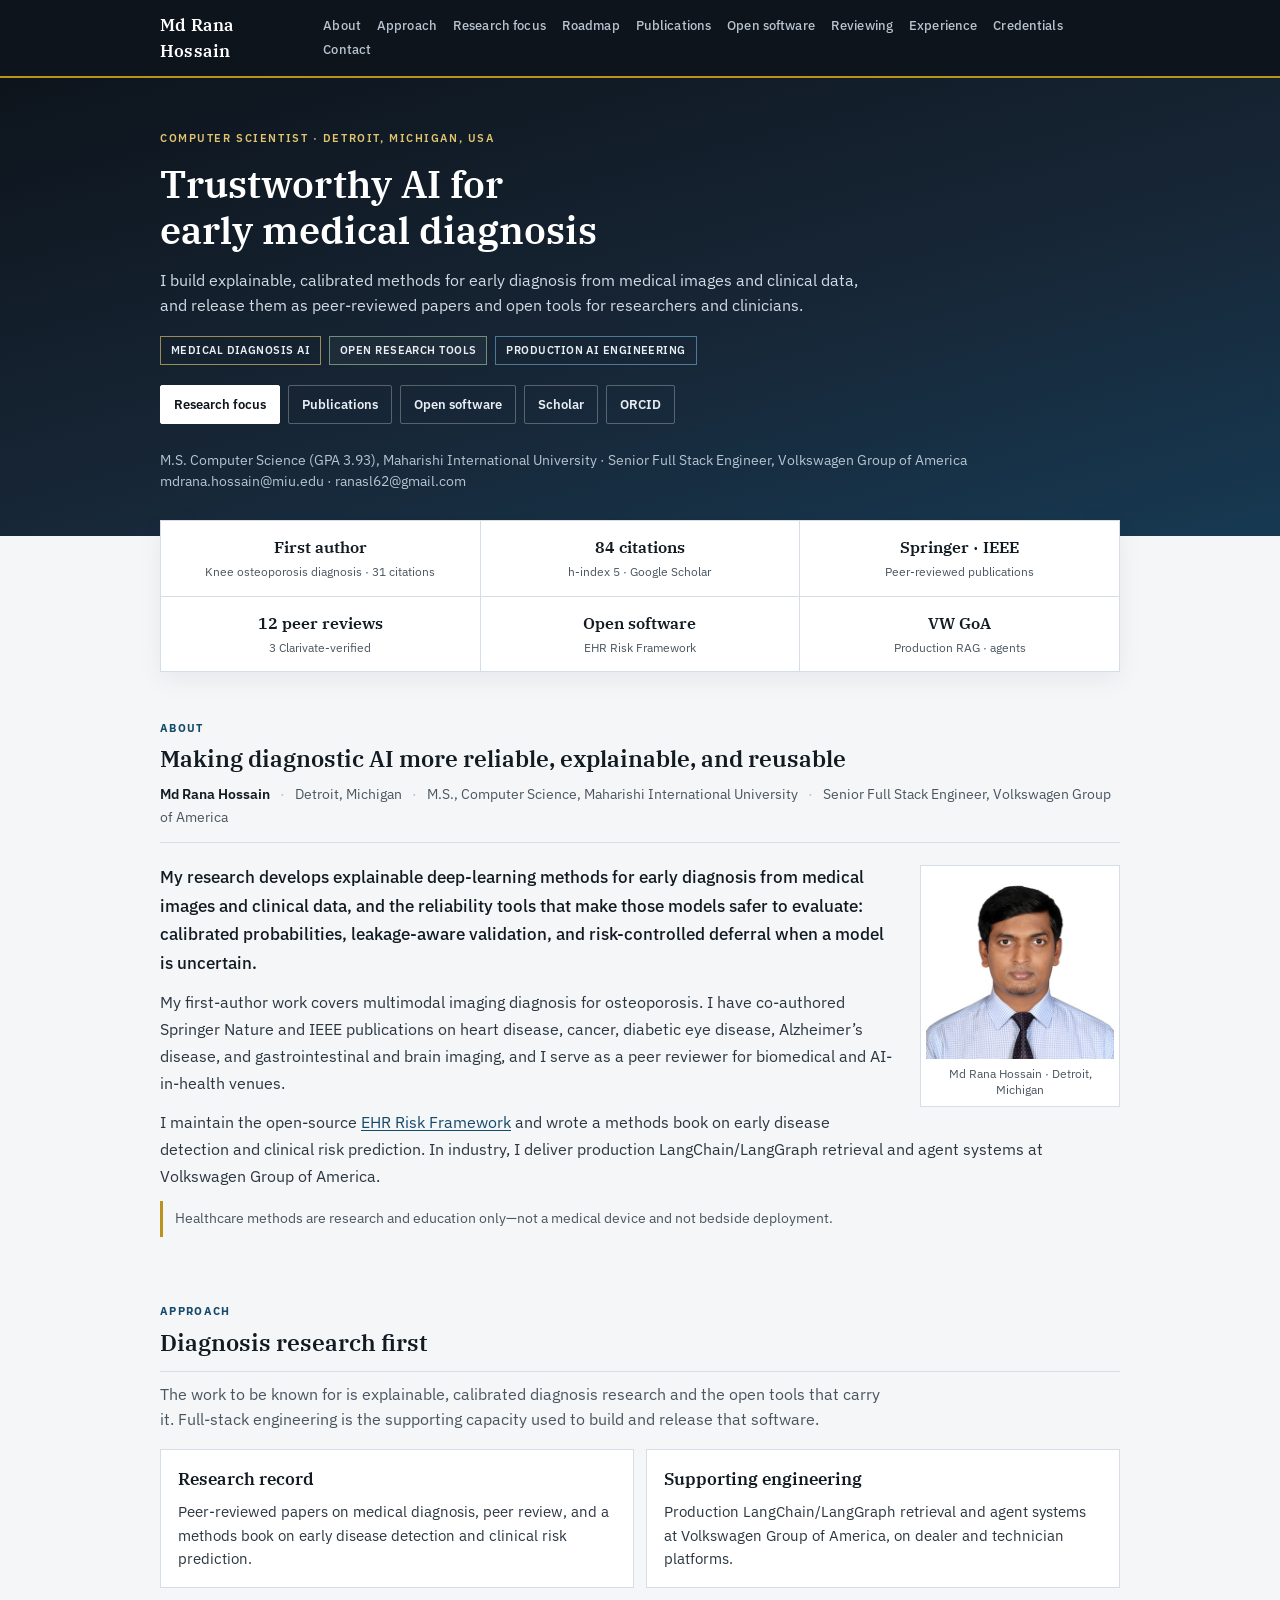
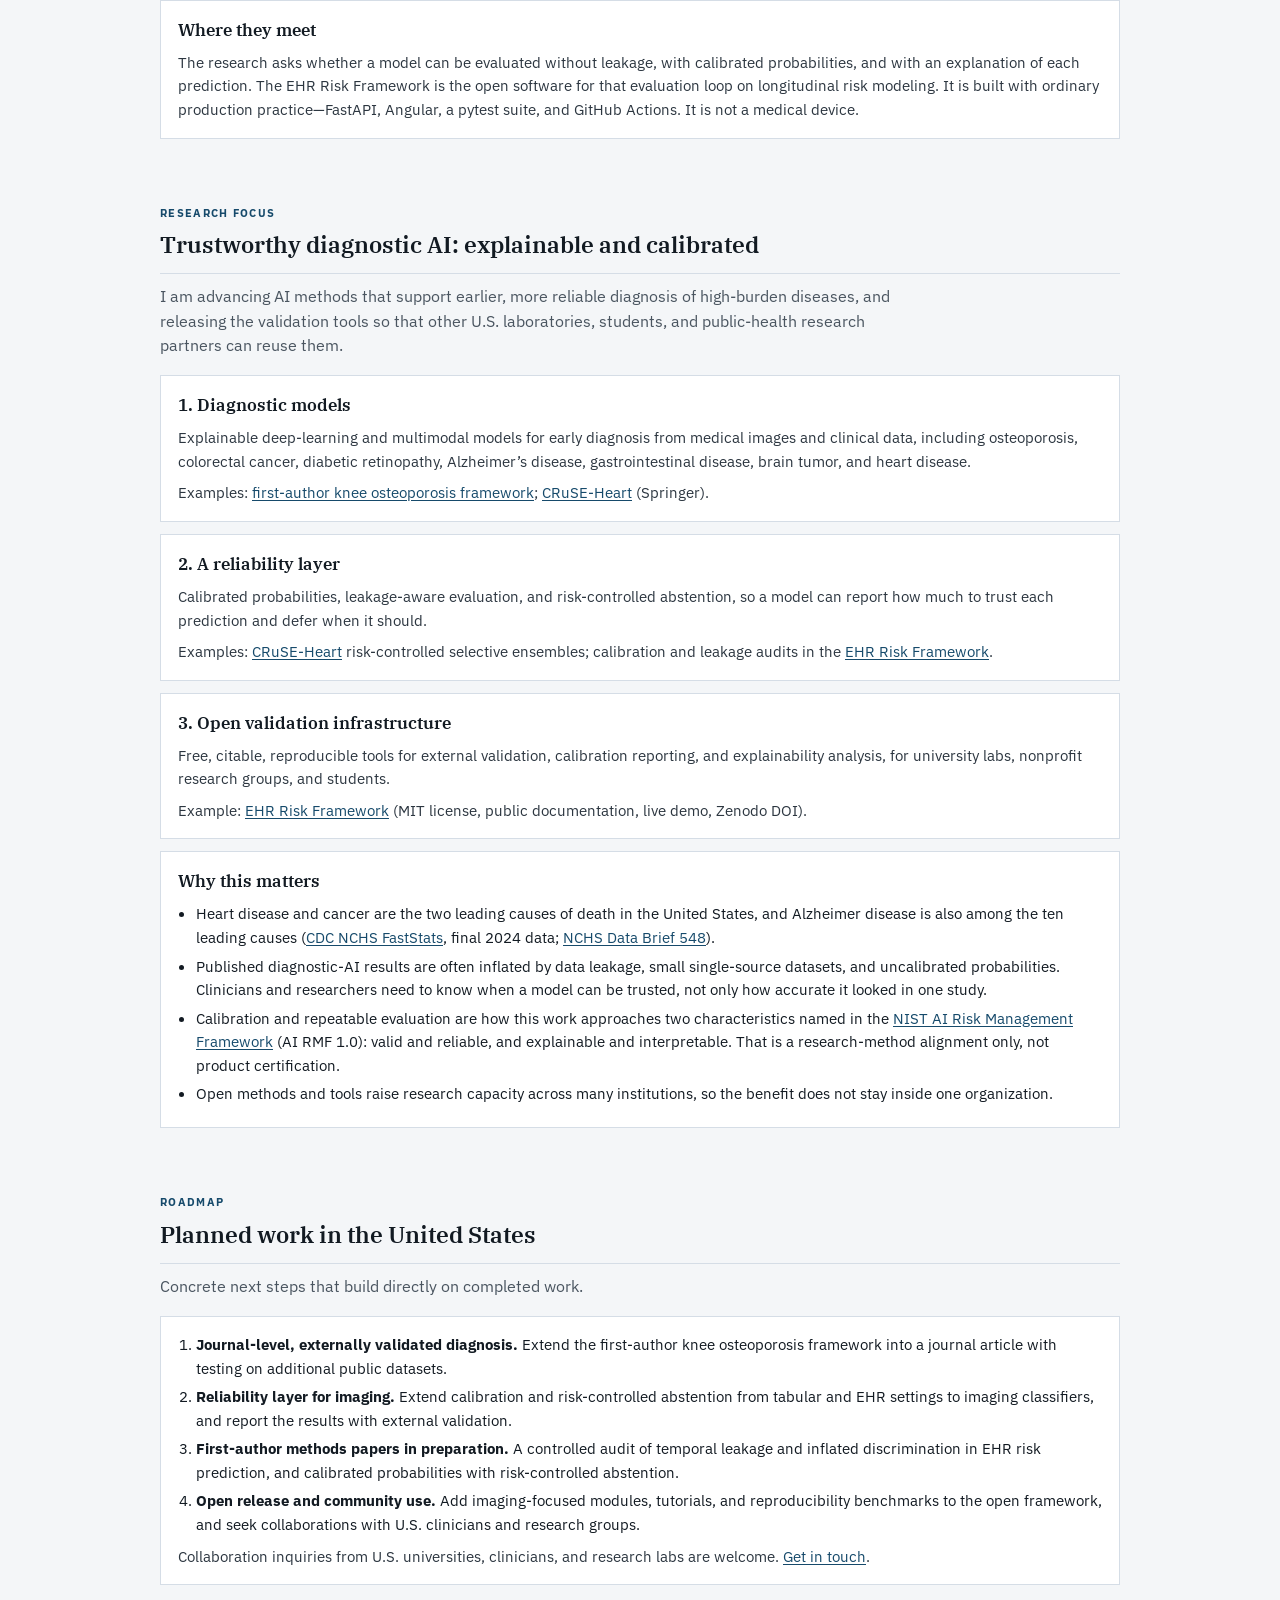
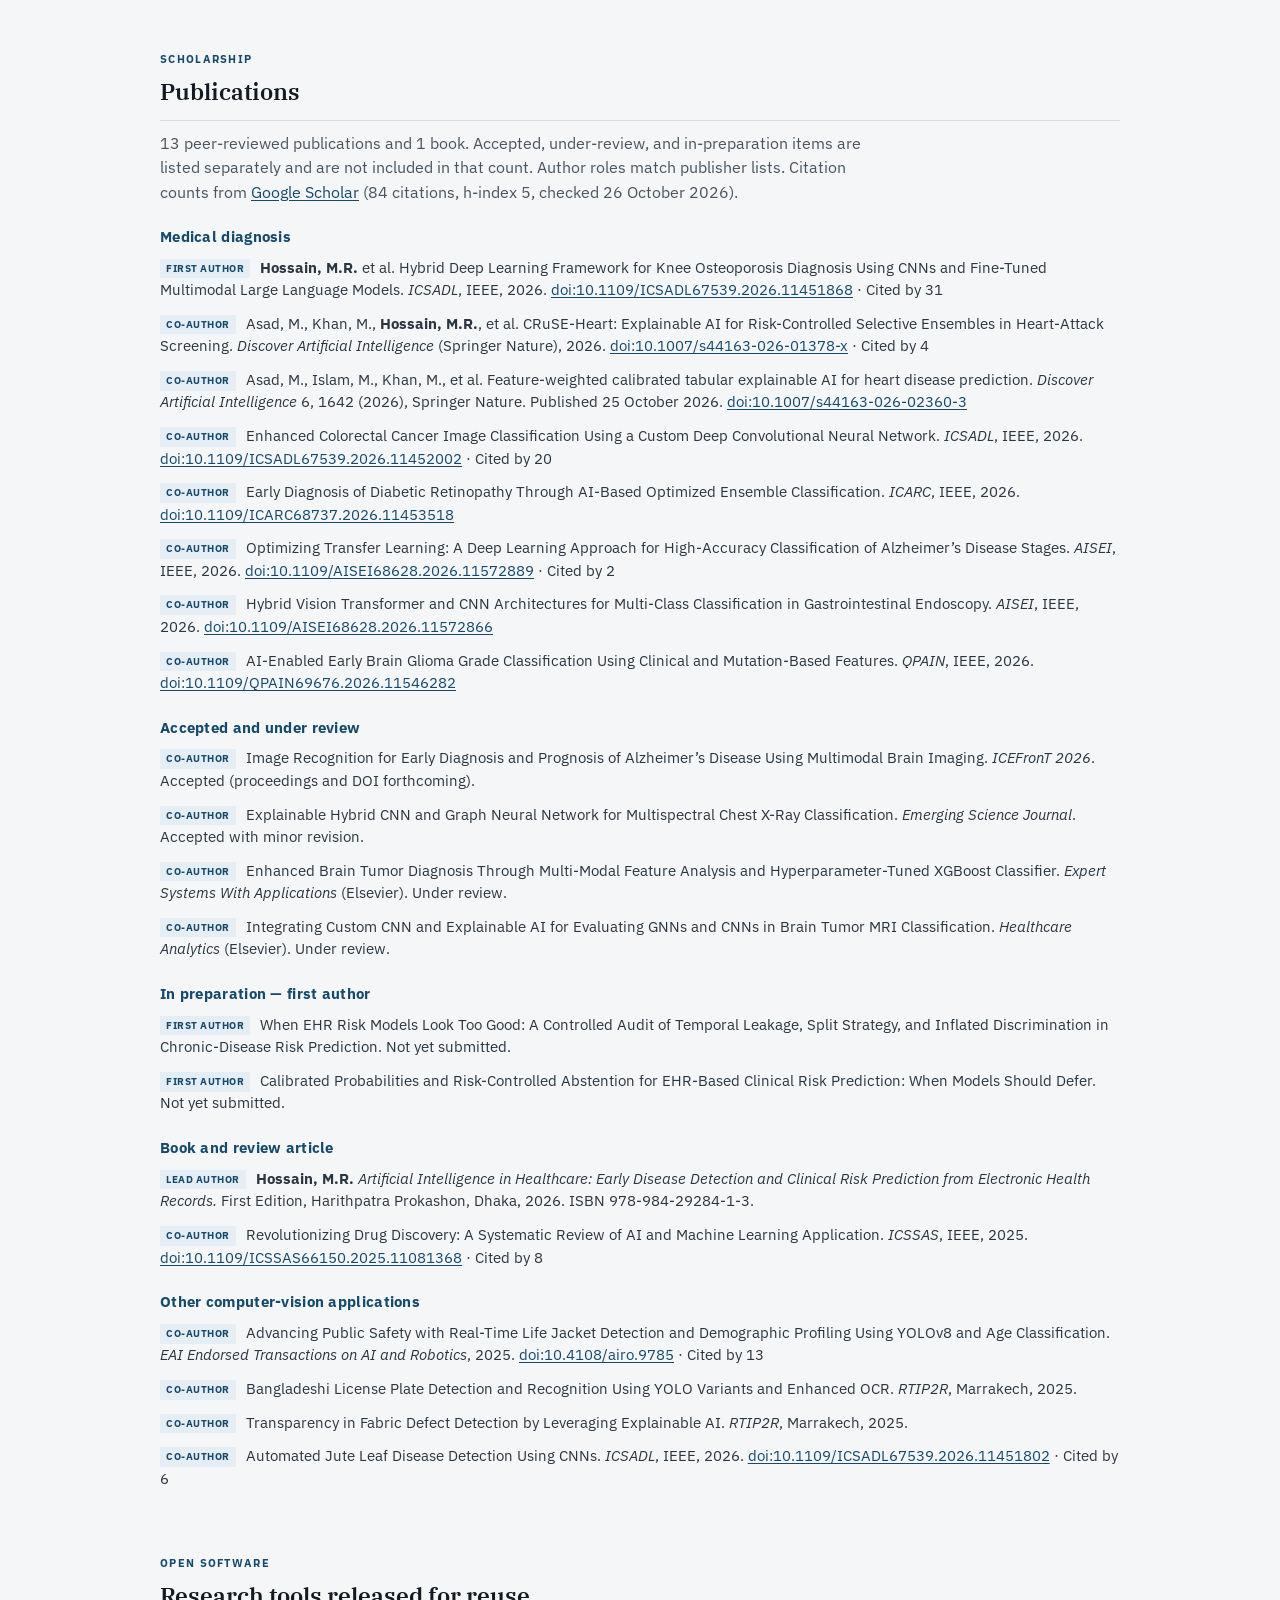
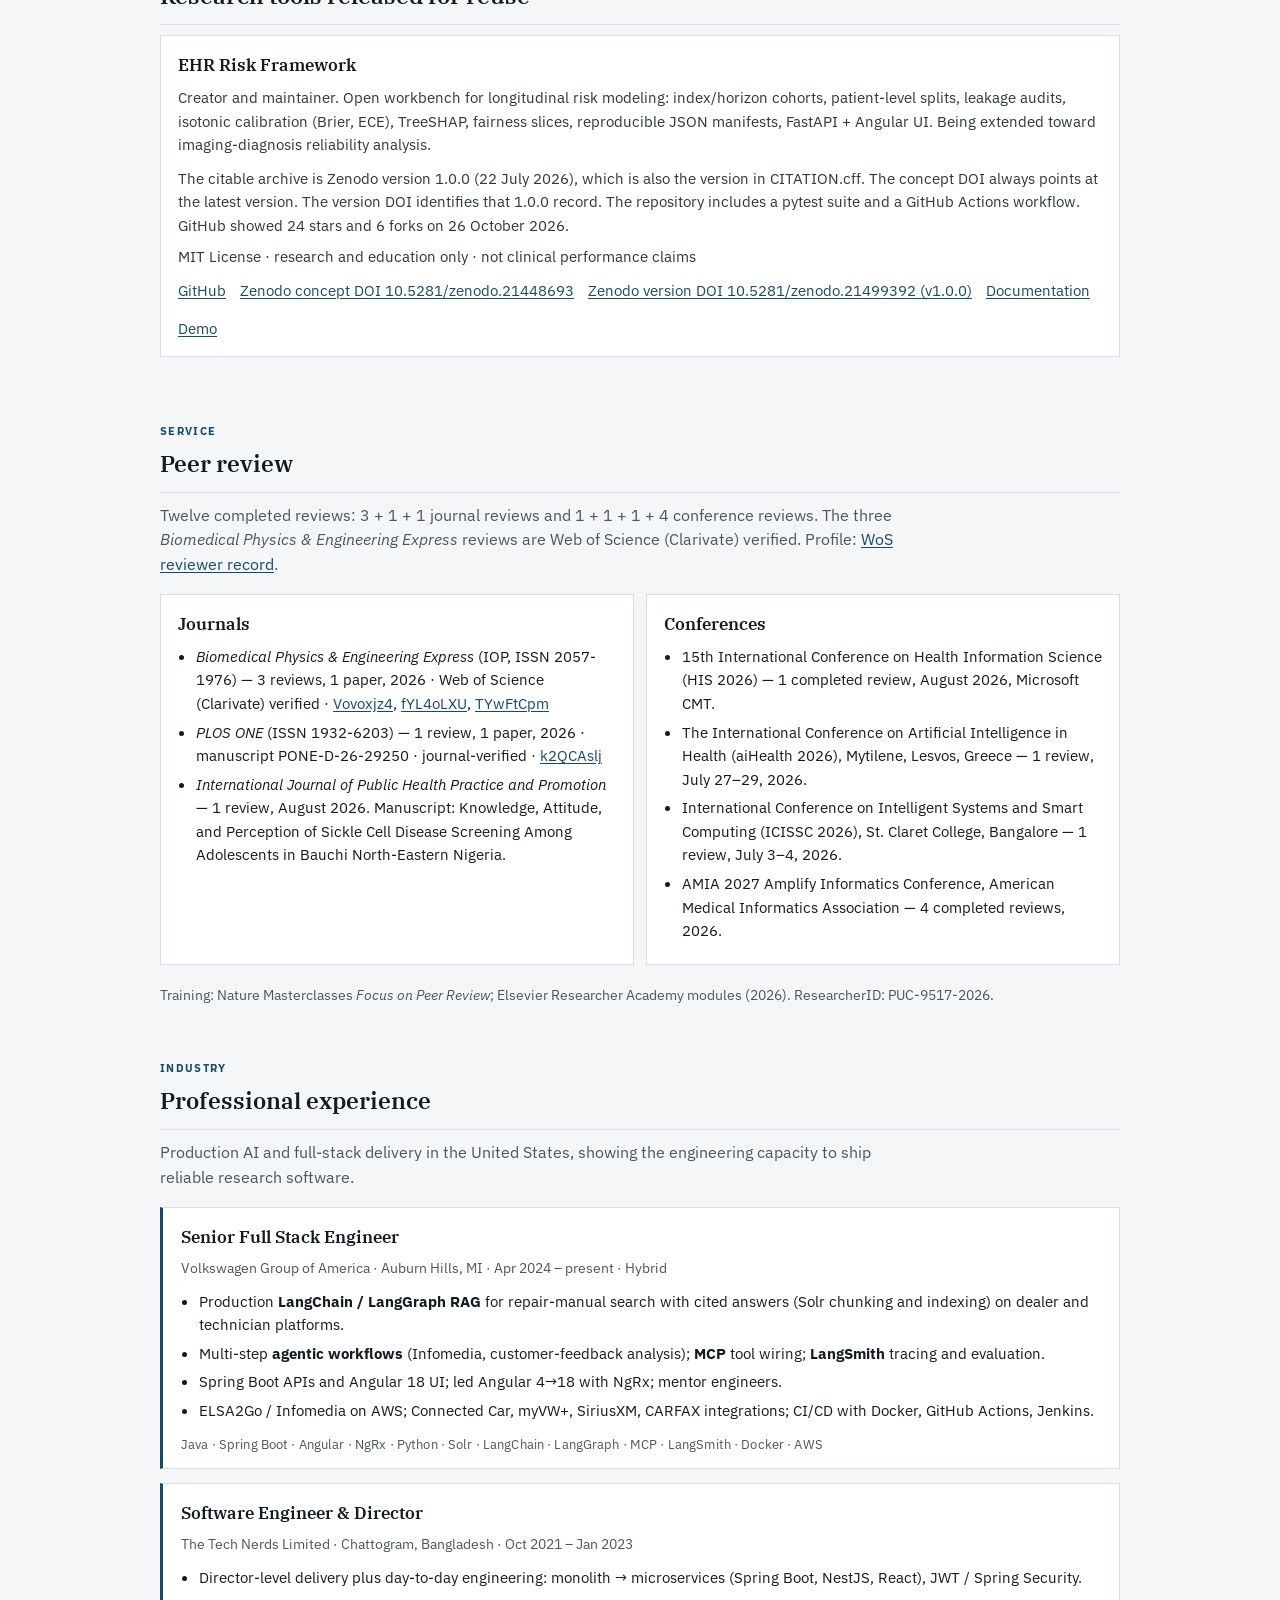
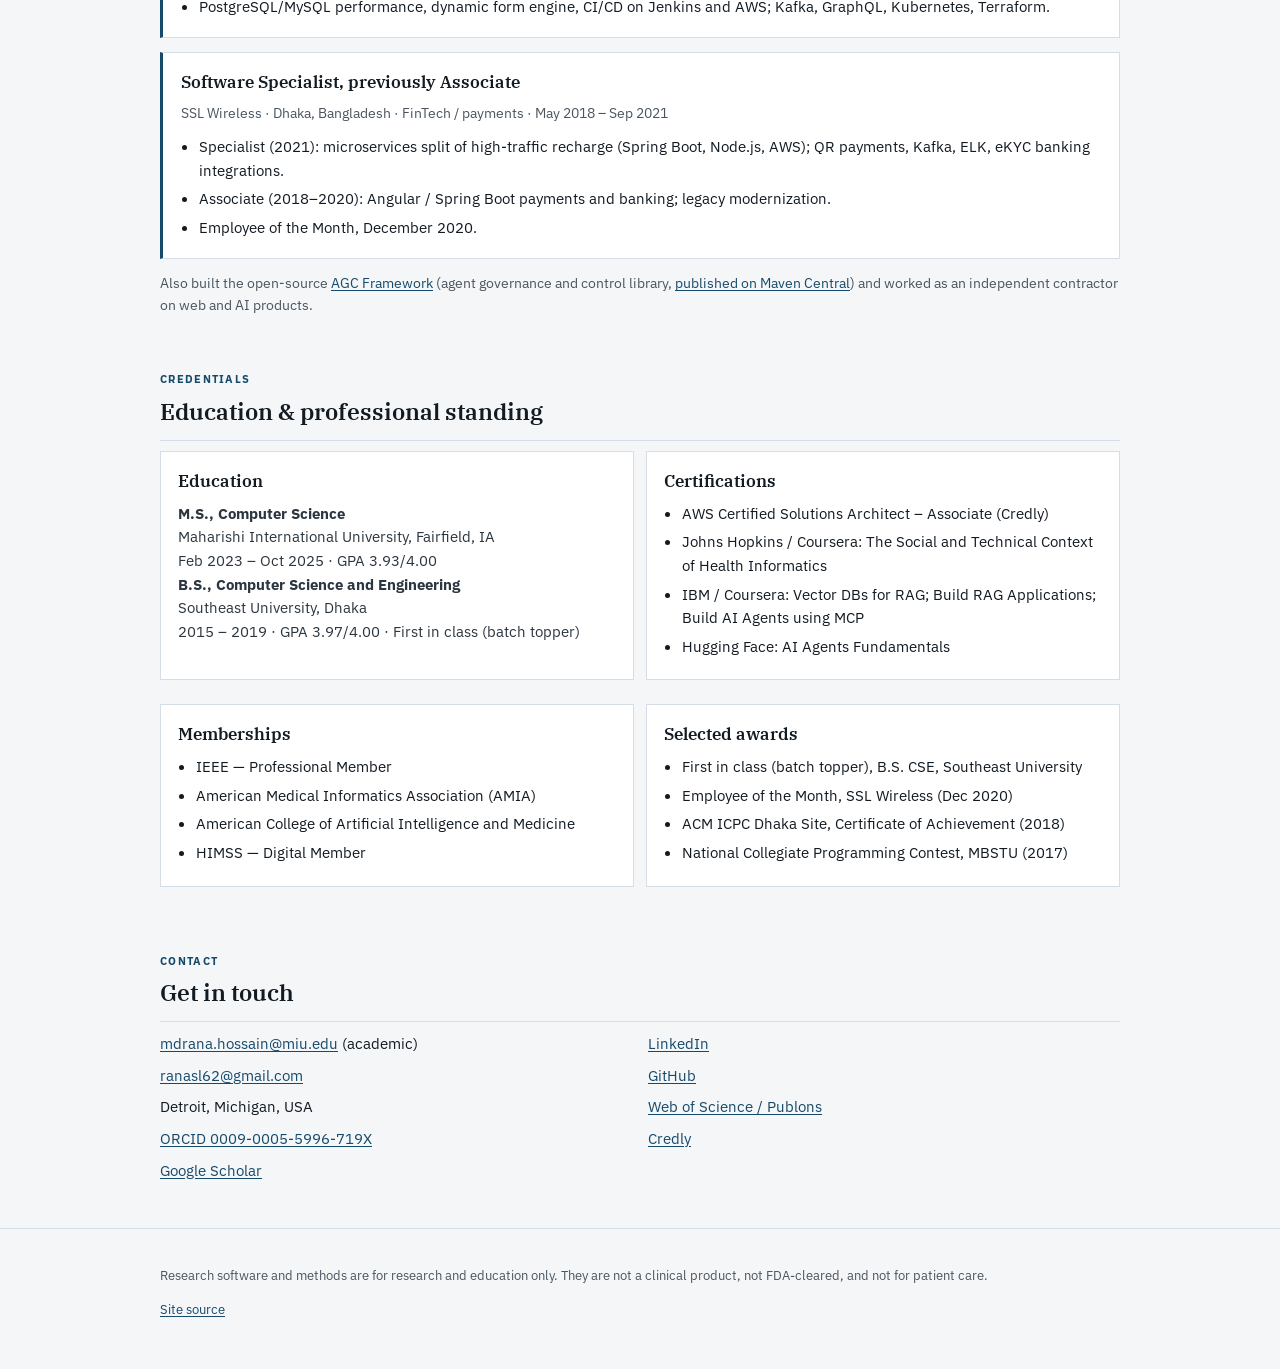
<file: index.html>
<!DOCTYPE html>
<html lang="en">
<head>
  <meta charset="utf-8" />
  <meta name="viewport" content="width=device-width, initial-scale=1" />
  <title>Md Rana Hossain — Trustworthy AI for Early Medical Diagnosis</title>
  <meta name="description" content="Explainable, calibrated methods for early medical diagnosis, released as papers and open tools for researchers and clinicians. Detroit, MI." />
  <meta name="author" content="Md Rana Hossain" />
  <link rel="canonical" href="https://ranasl62.github.io/ranasl62/" />
  <meta property="og:title" content="Md Rana Hossain — Trustworthy AI for Early Medical Diagnosis" />
  <meta property="og:description" content="Explainable, calibrated methods for early medical diagnosis, released as papers and open tools for researchers and clinicians. Detroit, MI." />
  <meta property="og:type" content="profile" />
  <meta property="og:url" content="https://ranasl62.github.io/ranasl62/" />
  <meta property="og:image" content="https://ranasl62.github.io/ranasl62/photo.jpg" />
  <meta name="twitter:card" content="summary" />
  <link rel="icon" href="favicon.svg" type="image/svg+xml" />
  <link rel="preconnect" href="https://fonts.googleapis.com" />
  <link rel="preconnect" href="https://fonts.gstatic.com" crossorigin />
  <link href="https://fonts.googleapis.com/css2?family=IBM+Plex+Sans:ital,wght@0,400;0,500;0,600;0,700;1,400&family=IBM+Plex+Serif:ital,wght@0,500;0,600;1,400&display=swap" rel="stylesheet" />
  <link rel="stylesheet" href="styles.css" />
  <script type="application/ld+json">
  {
    "@context": "https://schema.org",
    "@type": "Person",
    "name": "Md Rana Hossain",
    "url": "https://ranasl62.github.io/ranasl62/",
    "email": "mdrana.hossain@miu.edu",
    "jobTitle": "Senior Full Stack Engineer",
    "worksFor": { "@type": "Organization", "name": "Volkswagen Group of America" },
    "knowsAbout": ["Explainable AI", "Medical imaging", "Medical diagnosis", "Clinical risk prediction"],
    "address": { "@type": "PostalAddress", "addressLocality": "Detroit", "addressRegion": "MI", "addressCountry": "US" },
    "sameAs": [
      "https://orcid.org/0009-0005-5996-719X",
      "https://scholar.google.com/citations?user=GV-UbncAAAAJ",
      "https://github.com/ranasl62",
      "https://www.linkedin.com/in/mdranahossain/"
    ]
  }
  </script>
</head>
<body>
  <a class="skip" href="#content">Skip to content</a>
  <header class="site-header">
    <div class="wrap header-inner">
      <a class="wordmark" href="#top">Md Rana Hossain</a>
      <input type="checkbox" id="nav-toggle" class="nav-toggle" hidden />
      <label for="nav-toggle" class="nav-btn" aria-label="Menu">Menu</label>
      <nav class="nav" aria-label="Primary">
        <a href="#about">About</a>
        <a href="#approach">Approach</a>
        <a href="#research">Research focus</a>
        <a href="#roadmap">Roadmap</a>
        <a href="#publications">Publications</a>
        <a href="#software">Open software</a>
        <a href="#reviews">Reviewing</a>
        <a href="#experience">Experience</a>
        <a href="#education">Credentials</a>
        <a href="#contact">Contact</a>
      </nav>
    </div>
  </header>

  <section id="top" class="hero">
    <div class="wrap">
      <p class="kicker">Computer scientist · Detroit, Michigan, USA</p>
      <h1>Trustworthy AI for<br />early medical diagnosis</h1>
      <p class="deck">I build explainable, calibrated methods for early diagnosis from medical images and clinical data, and release them as peer-reviewed papers and open tools for researchers and clinicians.</p>
      <div class="track-row" aria-label="Focus areas">
        <span class="track acad">Medical diagnosis AI</span>
        <span class="track tools">Open research tools</span>
        <span class="track eng">Production AI engineering</span>
      </div>
      <div class="hero-links">
        <a class="btn primary" href="#research">Research focus</a>
        <a class="btn" href="#publications">Publications</a>
        <a class="btn" href="#software">Open software</a>
        <a class="btn" href="https://scholar.google.com/citations?user=GV-UbncAAAAJ">Scholar</a>
        <a class="btn" href="https://orcid.org/0009-0005-5996-719X">ORCID</a>
      </div>
      <p class="hero-meta">
        M.S. Computer Science (GPA 3.93), Maharishi International University · Senior Full Stack Engineer, Volkswagen Group of America<br />
        mdrana.hossain@miu.edu · ranasl62@gmail.com
      </p>
    </div>
  </section>

  <div class="wrap metrics" role="list">
    <div role="listitem"><strong>First author</strong><span>Knee osteoporosis diagnosis · 31 citations</span></div>
    <div role="listitem"><strong>84 citations</strong><span>h-index 5 · Google Scholar</span></div>
    <div role="listitem"><strong>Springer · IEEE</strong><span>Peer-reviewed publications</span></div>
    <div role="listitem"><strong>12 peer reviews</strong><span>3 Clarivate-verified</span></div>
    <div role="listitem"><strong>Open software</strong><span>EHR Risk Framework</span></div>
    <div role="listitem"><strong>VW GoA</strong><span>Production RAG · agents</span></div>
  </div>

  <main id="content">
    <section id="about" class="wrap section about">
      <p class="section-kicker">About</p>
      <h2 class="about-title">Making diagnostic AI more reliable, explainable, and reusable</h2>
      <p class="about-byline">
        <span class="byline-name">Md Rana Hossain</span>
        <span class="byline-sep">·</span>
        Detroit, Michigan
        <span class="byline-sep">·</span>
        M.S., Computer Science, Maharishi International University
        <span class="byline-sep">·</span>
        Senior Full Stack Engineer, Volkswagen Group of America
      </p>
      <div class="about-body">
        <figure class="about-photo">
          <img src="photo.jpg" alt="Portrait of Md Rana Hossain" width="200" height="200" />
          <figcaption>Md Rana Hossain · Detroit, Michigan</figcaption>
        </figure>
        <p class="about-lead">My research develops explainable deep-learning methods for early diagnosis from medical images and clinical data, and the reliability tools that make those models safer to evaluate: calibrated probabilities, leakage-aware validation, and risk-controlled deferral when a model is uncertain.</p>
        <p>My first-author work covers multimodal imaging diagnosis for osteoporosis. I have co-authored Springer Nature and IEEE publications on heart disease, cancer, diabetic eye disease, Alzheimer’s disease, and gastrointestinal and brain imaging, and I serve as a peer reviewer for biomedical and AI-in-health venues.</p>
        <p>I maintain the open-source <a href="#software">EHR Risk Framework</a> and wrote a methods book on early disease detection and clinical risk prediction. In industry, I deliver production LangChain/LangGraph retrieval and agent systems at Volkswagen Group of America.</p>
        <p class="about-note">Healthcare methods are research and education only—not a medical device and not bedside deployment.</p>
      </div>
    </section>

    <section id="approach" class="wrap section">
      <p class="section-kicker">Approach</p>
      <h2>Diagnosis research first</h2>
      <p class="lead">The work to be known for is explainable, calibrated diagnosis research and the open tools that carry it. Full-stack engineering is the supporting capacity used to build and release that software.</p>
      <div class="grid-2">
        <article class="card">
          <h3>Research record</h3>
          <p>Peer-reviewed papers on medical diagnosis, peer review, and a methods book on early disease detection and clinical risk prediction.</p>
        </article>
        <article class="card">
          <h3>Supporting engineering</h3>
          <p>Production LangChain/LangGraph retrieval and agent systems at Volkswagen Group of America, on dealer and technician platforms.</p>
        </article>
      </div>
      <article class="card wide">
        <h3>Where they meet</h3>
        <p>The research asks whether a model can be evaluated without leakage, with calibrated probabilities, and with an explanation of each prediction. The EHR Risk Framework is the open software for that evaluation loop on longitudinal risk modeling. It is built with ordinary production practice—FastAPI, Angular, a pytest suite, and GitHub Actions. It is not a medical device.</p>
      </article>
    </section>

    <section id="research" class="wrap section">
      <p class="section-kicker">Research focus</p>
      <h2>Trustworthy diagnostic AI: explainable and calibrated</h2>
      <p class="lead">I am advancing AI methods that support earlier, more reliable diagnosis of high-burden diseases, and releasing the validation tools so that other U.S. laboratories, students, and public-health research partners can reuse them.</p>
      <article class="card">
        <h3>1. Diagnostic models</h3>
        <p>Explainable deep-learning and multimodal models for early diagnosis from medical images and clinical data, including osteoporosis, colorectal cancer, diabetic retinopathy, Alzheimer’s disease, gastrointestinal disease, brain tumor, and heart disease.</p>
        <p class="note">Examples: <a href="#pub-knee">first-author knee osteoporosis framework</a>; <a href="#pub-cruise">CRuSE-Heart</a> (Springer).</p>
      </article>
      <article class="card">
        <h3>2. A reliability layer</h3>
        <p>Calibrated probabilities, leakage-aware evaluation, and risk-controlled abstention, so a model can report how much to trust each prediction and defer when it should.</p>
        <p class="note">Examples: <a href="#pub-cruise">CRuSE-Heart</a> risk-controlled selective ensembles; calibration and leakage audits in the <a href="#software">EHR Risk Framework</a>.</p>
      </article>
      <article class="card">
        <h3>3. Open validation infrastructure</h3>
        <p>Free, citable, reproducible tools for external validation, calibration reporting, and explainability analysis, for university labs, nonprofit research groups, and students.</p>
        <p class="note">Example: <a href="#software">EHR Risk Framework</a> (MIT license, public documentation, live demo, Zenodo DOI).</p>
      </article>
      <article class="card wide">
        <h3>Why this matters</h3>
        <ul>
          <li>Heart disease and cancer are the two leading causes of death in the United States, and Alzheimer disease is also among the ten leading causes (<a href="https://www.cdc.gov/nchs/fastats/leading-causes-of-death.htm">CDC NCHS FastStats</a>, final 2024 data; <a href="https://www.cdc.gov/nchs/products/databriefs/db548.htm">NCHS Data Brief 548</a>).</li>
          <li>Published diagnostic-AI results are often inflated by data leakage, small single-source datasets, and uncalibrated probabilities. Clinicians and researchers need to know when a model can be trusted, not only how accurate it looked in one study.</li>
          <li>Calibration and repeatable evaluation are how this work approaches two characteristics named in the <a href="https://www.nist.gov/itl/ai-risk-management-framework">NIST AI Risk Management Framework</a> (AI RMF 1.0): valid and reliable, and explainable and interpretable. That is a research-method alignment only, not product certification.</li>
          <li>Open methods and tools raise research capacity across many institutions, so the benefit does not stay inside one organization.</li>
        </ul>
      </article>
    </section>

    <section id="roadmap" class="wrap section">
      <p class="section-kicker">Roadmap</p>
      <h2>Planned work in the United States</h2>
      <p class="lead">Concrete next steps that build directly on completed work.</p>
      <div class="card">
        <ol>
          <li><strong>Journal-level, externally validated diagnosis.</strong> Extend the first-author knee osteoporosis framework into a journal article with testing on additional public datasets.</li>
          <li><strong>Reliability layer for imaging.</strong> Extend calibration and risk-controlled abstention from tabular and EHR settings to imaging classifiers, and report the results with external validation.</li>
          <li><strong>First-author methods papers in preparation.</strong> A controlled audit of temporal leakage and inflated discrimination in EHR risk prediction, and calibrated probabilities with risk-controlled abstention.</li>
          <li><strong>Open release and community use.</strong> Add imaging-focused modules, tutorials, and reproducibility benchmarks to the open framework, and seek collaborations with U.S. clinicians and research groups.</li>
        </ol>
        <p class="note">Collaboration inquiries from U.S. universities, clinicians, and research labs are welcome. <a href="#contact">Get in touch</a>.</p>
      </div>
    </section>

    <section id="publications" class="wrap section">
      <p class="section-kicker">Scholarship</p>
      <h2>Publications</h2>
      <p class="lead">13 peer-reviewed publications and 1 book. Accepted, under-review, and in-preparation items are listed separately and are not included in that count. Author roles match publisher lists. Citation counts from <a href="https://scholar.google.com/citations?user=GV-UbncAAAAJ">Google Scholar</a> (84 citations, h-index 5, checked 26 October 2026).</p>

      <h3 class="sub">Medical diagnosis</h3>
      <ul class="pubs">
        <li id="pub-knee"><span class="role">First author</span> <strong>Hossain, M.R.</strong> et al. Hybrid Deep Learning Framework for Knee Osteoporosis Diagnosis Using CNNs and Fine-Tuned Multimodal Large Language Models. <em>ICSADL</em>, IEEE, 2026. <a href="https://doi.org/10.1109/ICSADL67539.2026.11451868">doi:10.1109/ICSADL67539.2026.11451868</a> · Cited by 31</li>
        <li id="pub-cruise"><span class="role">Co-author</span> Asad, M., Khan, M., <strong>Hossain, M.R.</strong>, et al. CRuSE-Heart: Explainable AI for Risk-Controlled Selective Ensembles in Heart-Attack Screening. <em>Discover Artificial Intelligence</em> (Springer Nature), 2026. <a href="https://doi.org/10.1007/s44163-026-01378-x">doi:10.1007/s44163-026-01378-x</a> · Cited by 4</li>
        <li id="pub-heart"><span class="role">Co-author</span> Asad, M., Islam, M., Khan, M., et al. Feature-weighted calibrated tabular explainable AI for heart disease prediction. <em>Discover Artificial Intelligence</em> 6, 1642 (2026), Springer Nature. Published 25 October 2026. <a href="https://doi.org/10.1007/s44163-026-02360-3">doi:10.1007/s44163-026-02360-3</a></li>
        <li id="pub-colorectal"><span class="role">Co-author</span> Enhanced Colorectal Cancer Image Classification Using a Custom Deep Convolutional Neural Network. <em>ICSADL</em>, IEEE, 2026. <a href="https://doi.org/10.1109/ICSADL67539.2026.11452002">doi:10.1109/ICSADL67539.2026.11452002</a> · Cited by 20</li>
        <li id="pub-retinopathy"><span class="role">Co-author</span> Early Diagnosis of Diabetic Retinopathy Through AI-Based Optimized Ensemble Classification. <em>ICARC</em>, IEEE, 2026. <a href="https://doi.org/10.1109/ICARC68737.2026.11453518">doi:10.1109/ICARC68737.2026.11453518</a></li>
        <li id="pub-alzheimer"><span class="role">Co-author</span> Optimizing Transfer Learning: A Deep Learning Approach for High-Accuracy Classification of Alzheimer’s Disease Stages. <em>AISEI</em>, IEEE, 2026. <a href="https://doi.org/10.1109/AISEI68628.2026.11572889">doi:10.1109/AISEI68628.2026.11572889</a> · Cited by 2</li>
        <li id="pub-gi"><span class="role">Co-author</span> Hybrid Vision Transformer and CNN Architectures for Multi-Class Classification in Gastrointestinal Endoscopy. <em>AISEI</em>, IEEE, 2026. <a href="https://doi.org/10.1109/AISEI68628.2026.11572866">doi:10.1109/AISEI68628.2026.11572866</a></li>
        <li id="pub-glioma"><span class="role">Co-author</span> AI-Enabled Early Brain Glioma Grade Classification Using Clinical and Mutation-Based Features. <em>QPAIN</em>, IEEE, 2026. <a href="https://doi.org/10.1109/QPAIN69676.2026.11546282">doi:10.1109/QPAIN69676.2026.11546282</a></li>
      </ul>

      <h3 class="sub">Accepted and under review</h3>
      <ul class="pubs">
        <li id="pub-icefront"><span class="role">Co-author</span> Image Recognition for Early Diagnosis and Prognosis of Alzheimer’s Disease Using Multimodal Brain Imaging. <em>ICEFronT 2026</em>. Accepted (proceedings and DOI forthcoming).</li>
        <li id="pub-cxr"><span class="role">Co-author</span> Explainable Hybrid CNN and Graph Neural Network for Multispectral Chest X-Ray Classification. <em>Emerging Science Journal</em>. Accepted with minor revision.</li>
        <li id="pub-brain"><span class="role">Co-author</span> Enhanced Brain Tumor Diagnosis Through Multi-Modal Feature Analysis and Hyperparameter-Tuned XGBoost Classifier. <em>Expert Systems With Applications</em> (Elsevier). Under review.</li>
        <li><span class="role">Co-author</span> Integrating Custom CNN and Explainable AI for Evaluating GNNs and CNNs in Brain Tumor MRI Classification. <em>Healthcare Analytics</em> (Elsevier). Under review.</li>
      </ul>

      <h3 class="sub">In preparation — first author</h3>
      <ul class="pubs">
        <li><span class="role">First author</span> When EHR Risk Models Look Too Good: A Controlled Audit of Temporal Leakage, Split Strategy, and Inflated Discrimination in Chronic-Disease Risk Prediction. Not yet submitted.</li>
        <li><span class="role">First author</span> Calibrated Probabilities and Risk-Controlled Abstention for EHR-Based Clinical Risk Prediction: When Models Should Defer. Not yet submitted.</li>
      </ul>

      <h3 class="sub">Book and review article</h3>
      <ul class="pubs">
        <li><span class="role">Lead author</span> <strong>Hossain, M.R.</strong> <em>Artificial Intelligence in Healthcare: Early Disease Detection and Clinical Risk Prediction from Electronic Health Records.</em> First Edition, Harithpatra Prokashon, Dhaka, 2026. ISBN 978-984-29284-1-3.</li>
        <li><span class="role">Co-author</span> Revolutionizing Drug Discovery: A Systematic Review of AI and Machine Learning Application. <em>ICSSAS</em>, IEEE, 2025. <a href="https://doi.org/10.1109/ICSSAS66150.2025.11081368">doi:10.1109/ICSSAS66150.2025.11081368</a> · Cited by 8</li>
      </ul>

      <h3 class="sub">Other computer-vision applications</h3>
      <ul class="pubs">
        <li><span class="role">Co-author</span> Advancing Public Safety with Real-Time Life Jacket Detection and Demographic Profiling Using YOLOv8 and Age Classification. <em>EAI Endorsed Transactions on AI and Robotics</em>, 2025. <a href="https://doi.org/10.4108/airo.9785">doi:10.4108/airo.9785</a> · Cited by 13</li>
        <li><span class="role">Co-author</span> Bangladeshi License Plate Detection and Recognition Using YOLO Variants and Enhanced OCR. <em>RTIP2R</em>, Marrakech, 2025.</li>
        <li><span class="role">Co-author</span> Transparency in Fabric Defect Detection by Leveraging Explainable AI. <em>RTIP2R</em>, Marrakech, 2025.</li>
        <li><span class="role">Co-author</span> Automated Jute Leaf Disease Detection Using CNNs. <em>ICSADL</em>, IEEE, 2026. <a href="https://doi.org/10.1109/ICSADL67539.2026.11451802">doi:10.1109/ICSADL67539.2026.11451802</a> · Cited by 6</li>
      </ul>
    </section>

    <section id="software" class="wrap section">
      <p class="section-kicker">Open software</p>
      <h2>Research tools released for reuse</h2>
      <article class="card">
        <h3>EHR Risk Framework</h3>
        <p>Creator and maintainer. Open workbench for longitudinal risk modeling: index/horizon cohorts, patient-level splits, leakage audits, isotonic calibration (Brier, ECE), TreeSHAP, fairness slices, reproducible JSON manifests, FastAPI + Angular UI. Being extended toward imaging-diagnosis reliability analysis.</p>
        <p style="margin-top:10px">The citable archive is Zenodo version 1.0.0 (22 July 2026), which is also the version in CITATION.cff. The concept DOI always points at the latest version. The version DOI identifies that 1.0.0 record. The repository includes a pytest suite and a GitHub Actions workflow. GitHub showed 24 stars and 6 forks on 26 October 2026.</p>
        <p class="note">MIT License · research and education only · not clinical performance claims</p>
        <p class="links">
          <a href="https://github.com/ranasl62/ehr-risk-framework">GitHub</a>
          <a href="https://doi.org/10.5281/zenodo.21448693">Zenodo concept DOI 10.5281/zenodo.21448693</a>
          <a href="https://doi.org/10.5281/zenodo.21499392">Zenodo version DOI 10.5281/zenodo.21499392 (v1.0.0)</a>
          <a href="https://ehr.larucare.com/">Documentation</a>
          <a href="https://ehr-risk-framework.larucare.com/">Demo</a>
        </p>
      </article>
    </section>

    <section id="reviews" class="wrap section">
      <p class="section-kicker">Service</p>
      <h2>Peer review</h2>
      <p class="lead">Twelve completed reviews: 3 + 1 + 1 journal reviews and 1 + 1 + 1 + 4 conference reviews. The three <em>Biomedical Physics &amp; Engineering Express</em> reviews are Web of Science (Clarivate) verified. Profile: <a href="https://publons.com/wos-op/a/11861496/">WoS reviewer record</a>.</p>
      <div class="grid-2">
        <article class="card">
          <h3>Journals</h3>
          <ul>
            <li>
              <em>Biomedical Physics &amp; Engineering Express</em> (IOP, ISSN 2057-1976) — 3 reviews, 1 paper, 2026 · Web of Science (Clarivate) verified ·
              <a href="https://publons.com/wos-op/review/author/Vovoxjz4/">Vovoxjz4</a>,
              <a href="https://publons.com/wos-op/review/author/fYL4oLXU/">fYL4oLXU</a>,
              <a href="https://publons.com/wos-op/review/author/TYwFtCpm/">TYwFtCpm</a>
            </li>
            <li>
              <em>PLOS ONE</em> (ISSN 1932-6203) — 1 review, 1 paper, 2026 · manuscript PONE-D-26-29250 · journal-verified ·
              <a href="https://publons.com/wos-op/review/author/k2QCAslj/">k2QCAslj</a>
            </li>
            <li><em>International Journal of Public Health Practice and Promotion</em> — 1 review, August 2026. Manuscript: Knowledge, Attitude, and Perception of Sickle Cell Disease Screening Among Adolescents in Bauchi North-Eastern Nigeria.</li>
          </ul>
        </article>
        <article class="card">
          <h3>Conferences</h3>
          <ul>
            <li>15th International Conference on Health Information Science (HIS 2026) — 1 completed review, August 2026, Microsoft CMT.</li>
            <li>The International Conference on Artificial Intelligence in Health (aiHealth 2026), Mytilene, Lesvos, Greece — 1 review, July 27–29, 2026.</li>
            <li>International Conference on Intelligent Systems and Smart Computing (ICISSC 2026), St. Claret College, Bangalore — 1 review, July 3–4, 2026.</li>
            <li>AMIA 2027 Amplify Informatics Conference, American Medical Informatics Association — 4 completed reviews, 2026.</li>
          </ul>
        </article>
      </div>
      <p class="note">Training: Nature Masterclasses <em>Focus on Peer Review</em>; Elsevier Researcher Academy modules (2026). ResearcherID: PUC-9517-2026.</p>
    </section>

    <section id="experience" class="wrap section">
      <p class="section-kicker">Industry</p>
      <h2>Professional experience</h2>
      <p class="lead">Production AI and full-stack delivery in the United States, showing the engineering capacity to ship reliable research software.</p>

      <article class="job">
        <header>
          <h3>Senior Full Stack Engineer</h3>
          <p>Volkswagen Group of America · Auburn Hills, MI · Apr 2024 – present · Hybrid</p>
        </header>
        <ul>
          <li>Production <strong>LangChain / LangGraph RAG</strong> for repair-manual search with cited answers (Solr chunking and indexing) on dealer and technician platforms.</li>
          <li>Multi-step <strong>agentic workflows</strong> (Infomedia, customer-feedback analysis); <strong>MCP</strong> tool wiring; <strong>LangSmith</strong> tracing and evaluation.</li>
          <li>Spring Boot APIs and Angular 18 UI; led Angular 4→18 with NgRx; mentor engineers.</li>
          <li>ELSA2Go / Infomedia on AWS; Connected Car, myVW+, SiriusXM, CARFAX integrations; CI/CD with Docker, GitHub Actions, Jenkins.</li>
        </ul>
        <p class="tech">Java · Spring Boot · Angular · NgRx · Python · Solr · LangChain · LangGraph · MCP · LangSmith · Docker · AWS</p>
      </article>

      <article class="job">
        <header>
          <h3>Software Engineer &amp; Director</h3>
          <p>The Tech Nerds Limited · Chattogram, Bangladesh · Oct 2021 – Jan 2023</p>
        </header>
        <ul>
          <li>Director-level delivery plus day-to-day engineering: monolith → microservices (Spring Boot, NestJS, React), JWT / Spring Security.</li>
          <li>PostgreSQL/MySQL performance, dynamic form engine, CI/CD on Jenkins and AWS; Kafka, GraphQL, Kubernetes, Terraform.</li>
        </ul>
      </article>

      <article class="job">
        <header>
          <h3>Software Specialist, previously Associate</h3>
          <p>SSL Wireless · Dhaka, Bangladesh · FinTech / payments · May 2018 – Sep 2021</p>
        </header>
        <ul>
          <li>Specialist (2021): microservices split of high-traffic recharge (Spring Boot, Node.js, AWS); QR payments, Kafka, ELK, eKYC banking integrations.</li>
          <li>Associate (2018–2020): Angular / Spring Boot payments and banking; legacy modernization.</li>
          <li>Employee of the Month, December 2020.</li>
        </ul>
      </article>

      <p class="note">Also built the open-source <a href="https://github.com/ranasl62/agc-framework">AGC Framework</a> (agent governance and control library, <a href="https://search.maven.org/search?q=g:io.github.ranasl62">published on Maven Central</a>) and worked as an independent contractor on web and AI products.</p>
    </section>

    <section id="education" class="wrap section">
      <p class="section-kicker">Credentials</p>
      <h2>Education &amp; professional standing</h2>
      <div class="grid-2">
        <article class="card">
          <h3>Education</h3>
          <p><strong>M.S., Computer Science</strong><br />Maharishi International University, Fairfield, IA<br />Feb 2023 – Oct 2025 · GPA 3.93/4.00</p>
          <p><strong>B.S., Computer Science and Engineering</strong><br />Southeast University, Dhaka<br />2015 – 2019 · GPA 3.97/4.00 · First in class (batch topper)</p>
        </article>
        <article class="card">
          <h3>Certifications</h3>
          <ul>
            <li>AWS Certified Solutions Architect – Associate (Credly)</li>
            <li>Johns Hopkins / Coursera: The Social and Technical Context of Health Informatics</li>
            <li>IBM / Coursera: Vector DBs for RAG; Build RAG Applications; Build AI Agents using MCP</li>
            <li>Hugging Face: AI Agents Fundamentals</li>
          </ul>
        </article>
        <article class="card">
          <h3>Memberships</h3>
          <ul>
            <li>IEEE — Professional Member</li>
            <li>American Medical Informatics Association (AMIA)</li>
            <li>American College of Artificial Intelligence and Medicine</li>
            <li>HIMSS — Digital Member</li>
          </ul>
        </article>
        <article class="card">
          <h3>Selected awards</h3>
          <ul>
            <li>First in class (batch topper), B.S. CSE, Southeast University</li>
            <li>Employee of the Month, SSL Wireless (Dec 2020)</li>
            <li>ACM ICPC Dhaka Site, Certificate of Achievement (2018)</li>
            <li>National Collegiate Programming Contest, MBSTU (2017)</li>
          </ul>
        </article>
      </div>
    </section>

    <section id="contact" class="wrap section">
      <p class="section-kicker">Contact</p>
      <h2>Get in touch</h2>
      <ul class="contact">
        <li><a href="mailto:mdrana.hossain@miu.edu">mdrana.hossain@miu.edu</a> (academic)</li>
        <li><a href="mailto:ranasl62@gmail.com">ranasl62@gmail.com</a></li>
        <li>Detroit, Michigan, USA</li>
        <li><a href="https://orcid.org/0009-0005-5996-719X">ORCID 0009-0005-5996-719X</a></li>
        <li><a href="https://scholar.google.com/citations?user=GV-UbncAAAAJ">Google Scholar</a></li>
        <li><a href="https://www.linkedin.com/in/mdranahossain/">LinkedIn</a></li>
        <li><a href="https://github.com/ranasl62">GitHub</a></li>
        <li><a href="https://publons.com/wos-op/a/11861496/">Web of Science / Publons</a></li>
        <li><a href="https://www.credly.com/users/md-rana-ranasl62-gmail-com">Credly</a></li>
      </ul>
    </section>
  </main>

  <footer class="site-footer">
    <div class="wrap">
      <p>Research software and methods are for research and education only. They are not a clinical product, not FDA-cleared, and not for patient care.</p>
      <p><a href="https://github.com/ranasl62/ranasl62">Site source</a></p>
    </div>
  </footer>

  <div id="engage" class="engage" hidden>
    <div class="engage-backdrop" data-engage-dismiss tabindex="-1" aria-hidden="true"></div>
    <aside class="engage-panel" role="dialog" aria-modal="true" aria-labelledby="engage-title" aria-describedby="engage-copy">
      <button type="button" class="engage-close" data-engage-dismiss aria-label="Dismiss">×</button>
      <p class="engage-kicker">Still here?</p>
      <h2 id="engage-title">Thanks for reading carefully.</h2>
      <p id="engage-copy">If something here fits a lab, a team, or a collaboration—I’d like to hear from you.</p>
      <div class="engage-actions">
        <a class="engage-btn primary" href="mailto:mdrana.hossain@miu.edu?subject=Hello%20from%20your%20site">Say hello</a>
        <a class="engage-btn" href="https://www.linkedin.com/in/mdranahossain/" target="_blank" rel="noopener noreferrer">Connect</a>
        <a class="engage-btn" href="mailto:mdrana.hossain@miu.edu?subject=Opportunity%20%2F%20hire%20inquiry">Hire / collaborate</a>
      </div>
      <button type="button" class="engage-later" data-engage-dismiss>Not now</button>
    </aside>
  </div>

  <script src="engage.js" defer></script>
</body>
</html>
</file>
<file: styles.css>
:root {
  --ink: #121a22;
  --muted: #4a5560;
  --line: #d5dde6;
  --paper: #f4f6f8;
  --card: #ffffff;
  --accent: #164a6b;
  --accent-soft: #e6eef5;
  --rule: #b8941f;
  --header: #0d141c;
  --font: "IBM Plex Sans", "Segoe UI", Helvetica, Arial, sans-serif;
  --serif: "IBM Plex Serif", Georgia, "Times New Roman", serif;
}

*, *::before, *::after { box-sizing: border-box; }
html { scroll-behavior: smooth; }
body {
  margin: 0;
  font-family: var(--font);
  color: var(--ink);
  background: var(--paper);
  line-height: 1.55;
  font-size: 16px;
  -webkit-font-smoothing: antialiased;
}
a { color: var(--accent); text-underline-offset: 2px; }
a:hover { color: #0f3349; }
a:focus-visible,
.btn:focus-visible,
.nav a:focus-visible,
.nav-btn:focus-visible {
  outline: 2px solid #c9a227;
  outline-offset: 2px;
}
.skip {
  position: absolute;
  left: -999px;
  top: 0;
}
.skip:focus { left: 12px; background: #fff; padding: 8px; z-index: 100; }

.wrap {
  width: min(960px, calc(100% - 40px));
  margin-inline: auto;
}

.site-header {
  position: sticky;
  top: 0;
  z-index: 20;
  background: var(--header);
  color: #e8eef4;
  border-bottom: 2px solid var(--rule);
}
.header-inner {
  display: flex;
  align-items: center;
  justify-content: space-between;
  gap: 16px;
  padding: 12px 0;
  width: min(960px, calc(100% - 40px));
}
.wordmark {
  font-family: var(--serif);
  font-weight: 600;
  font-size: 1.05rem;
  color: #fff;
  text-decoration: none;
  letter-spacing: 0.01em;
}
.nav { display: flex; flex-wrap: wrap; gap: 4px 16px; }
.nav a {
  color: #b8c4d0;
  text-decoration: none;
  font-size: 0.8rem;
  font-weight: 500;
  letter-spacing: 0.01em;
}
.nav a:hover { color: #fff; }
.nav-btn {
  display: none;
  font-size: 0.85rem;
  font-weight: 600;
  color: #fff;
  border: 1px solid #5a6d82;
  padding: 6px 10px;
  border-radius: 2px;
  cursor: pointer;
}

.hero {
  background: linear-gradient(165deg, #0d141c 0%, #172636 55%, #164a6b 140%);
  color: #eef3f7;
  padding: 52px 0 44px;
}
.kicker {
  text-transform: uppercase;
  letter-spacing: 0.14em;
  font-size: 0.7rem;
  font-weight: 600;
  color: #e0c56e;
  margin: 0 0 14px;
}
.hero h1 {
  font-family: var(--serif);
  font-weight: 600;
  font-size: clamp(1.65rem, 3.8vw, 2.35rem);
  line-height: 1.22;
  margin: 0 0 14px;
  color: #fff;
}
.deck {
  max-width: 44rem;
  margin: 0 0 18px;
  color: #d2dbe5;
  font-size: 1.02rem;
  line-height: 1.55;
  font-weight: 400;
}
.deck strong { color: #fff; font-weight: 600; }
.track-row {
  display: flex;
  flex-wrap: wrap;
  gap: 8px;
  margin-bottom: 20px;
}
.track {
  font-size: 0.7rem;
  font-weight: 600;
  letter-spacing: 0.04em;
  text-transform: uppercase;
  padding: 5px 10px;
  border: 1px solid rgba(255,255,255,0.28);
  color: #e8eef4;
}
.track.eng { border-color: rgba(120, 190, 230, 0.55); }
.track.acad { border-color: rgba(224, 197, 110, 0.65); }
.track.tools,
.track.phd { border-color: rgba(160, 210, 170, 0.6); background: rgba(255,255,255,0.04); }
.hero-links { display: flex; flex-wrap: wrap; gap: 8px; }
.btn {
  display: inline-block;
  text-decoration: none;
  border: 1px solid rgba(255,255,255,0.28);
  color: #e8eef4;
  padding: 8px 13px;
  font-size: 0.84rem;
  font-weight: 600;
  border-radius: 2px;
}
.btn:hover { background: rgba(255,255,255,0.08); color: #fff; }
.btn.primary {
  background: #fff;
  border-color: #fff;
  color: var(--header);
}
.btn.primary:hover { background: #e8eef4; color: var(--header); }
.hero-meta {
  margin: 26px 0 0;
  font-size: 0.88rem;
  color: #b7c5d2;
  line-height: 1.5;
}

.metrics {
  display: grid;
  grid-template-columns: repeat(3, 1fr);
  gap: 1px;
  background: var(--line);
  border: 1px solid var(--line);
  margin-top: -16px;
  margin-bottom: 4px;
  position: relative;
  z-index: 2;
  box-shadow: 0 8px 24px rgba(16, 24, 32, 0.06);
}
.metrics > div {
  background: var(--card);
  padding: 14px 12px;
  text-align: center;
}
.metrics strong {
  display: block;
  font-family: var(--serif);
  font-size: 0.98rem;
  font-weight: 600;
  margin-bottom: 3px;
  color: var(--ink);
}
.metrics span {
  display: block;
  font-size: 0.78rem;
  color: var(--muted);
}

.section { padding: 44px 0 10px; }
.section-kicker {
  margin: 0 0 6px;
  text-transform: uppercase;
  letter-spacing: 0.12em;
  font-size: 0.68rem;
  font-weight: 700;
  color: var(--accent);
}
.section h2 {
  font-family: var(--serif);
  font-size: 1.45rem;
  font-weight: 600;
  margin: 0 0 10px;
  padding-bottom: 10px;
  border-bottom: 1px solid var(--line);
  color: var(--ink);
}
.lead {
  color: var(--muted);
  margin: 0 0 18px;
  font-size: 0.98rem;
  max-width: 46rem;
}

/* About */
.about-title {
  font-family: var(--serif);
  font-size: clamp(1.35rem, 2.8vw, 1.75rem);
  font-weight: 600;
  line-height: 1.3;
  margin: 0 0 12px;
  border-bottom: 0 !important;
  padding-bottom: 0 !important;
}
.about-byline {
  margin: 0 0 20px;
  padding-bottom: 14px;
  border-bottom: 1px solid var(--line);
  font-size: 0.9rem;
  color: var(--muted);
}
.byline-name { font-weight: 600; color: var(--ink); }
.byline-sep { margin: 0 7px; color: #b0b8c0; }
.about-body {
  font-size: 1.02rem;
  line-height: 1.65;
  color: #2c3640;
}
.about-body::after {
  content: "";
  display: table;
  clear: both;
}
.about-photo {
  float: right;
  width: 200px;
  margin: 2px 0 16px 28px;
  background: var(--card);
  border: 1px solid var(--line);
  padding: 5px 5px 8px;
}
.about-photo img {
  display: block;
  width: 100%;
  height: auto;
  aspect-ratio: 1;
  object-fit: cover;
  object-position: center 22%;
}
.about-photo figcaption {
  margin-top: 7px;
  padding: 0 3px;
  font-size: 0.75rem;
  line-height: 1.35;
  color: var(--muted);
  text-align: center;
}
.about-lead {
  margin: 0 0 12px;
  font-size: 1.08rem;
  color: var(--ink);
  font-weight: 500;
}
.about-body > p { margin: 0 0 12px; }
.about-note {
  font-size: 0.88rem;
  color: var(--muted);
  border-left: 3px solid var(--rule);
  padding: 6px 0 6px 12px;
  margin-top: 6px !important;
  background: transparent;
}

.grid-2 {
  display: grid;
  grid-template-columns: 1fr 1fr;
  gap: 12px;
}
.card {
  background: var(--card);
  border: 1px solid var(--line);
  padding: 16px 17px;
  margin-bottom: 12px;
}
.card.wide { grid-column: 1 / -1; }
.phd-card {
  border-left: 3px solid var(--accent);
  background: linear-gradient(180deg, #fff 0%, #f7fafc 100%);
}
.phd-card .quote {
  font-family: var(--serif);
  font-style: italic;
  color: var(--ink);
  margin: 10px 0 12px;
  padding: 10px 14px;
  background: var(--accent-soft);
  border-left: 3px solid var(--accent);
}
.card h3, .job h3 {
  font-family: var(--serif);
  font-size: 1.05rem;
  margin: 0 0 8px;
  font-weight: 600;
}
.card ul, .card ol, .job ul { margin: 0; padding-left: 18px; }
.card li, .job li { margin-bottom: 5px; font-size: 0.95rem; }
.card p { margin: 0; font-size: 0.95rem; color: #2c3640; }
.note { color: var(--muted); font-size: 0.88rem; margin: 8px 0 0 !important; }
.links { display: flex; flex-wrap: wrap; gap: 14px; margin-top: 10px !important; }
.sub {
  font-size: 0.92rem;
  margin: 22px 0 8px;
  color: var(--accent);
  font-weight: 700;
  letter-spacing: 0.02em;
}
.role {
  display: inline-block;
  font-size: 0.65rem;
  font-weight: 700;
  letter-spacing: 0.05em;
  text-transform: uppercase;
  color: var(--accent);
  background: var(--accent-soft);
  border: 0;
  padding: 2px 6px;
  margin-right: 6px;
  vertical-align: 1px;
}
.pubs {
  list-style: none;
  padding-left: 0;
  margin: 0 0 8px;
}
.pubs li {
  margin-bottom: 11px;
  font-size: 0.94rem;
  line-height: 1.5;
  color: #2c3640;
}
.pubs li[id],
h3[id],
.section[id] {
  scroll-margin-top: 76px;
}
.pubs-more { margin-top: 18px; }
.pubs-more summary {
  cursor: pointer;
}
.pubs-more summary:focus-visible {
  outline: 2px solid #c9a227;
  outline-offset: 2px;
}

.job {
  background: var(--card);
  border: 1px solid var(--line);
  border-left: 3px solid var(--accent);
  padding: 16px 18px 14px 18px;
  margin-bottom: 14px;
}
.job header p {
  margin: 0 0 10px;
  color: var(--muted);
  font-size: 0.88rem;
}
.tech {
  margin: 12px 0 0;
  font-size: 0.8rem;
  color: var(--muted);
  letter-spacing: 0.01em;
}

.contact {
  list-style: none;
  padding: 0;
  columns: 2;
  margin: 0;
}
.contact li { margin: 0 0 8px; break-inside: avoid; font-size: 0.95rem; }

.site-footer {
  margin-top: 36px;
  padding: 24px 0 36px;
  border-top: 1px solid var(--line);
  color: var(--muted);
  font-size: 0.82rem;
}

.engage {
  position: fixed;
  inset: 0;
  z-index: 40;
  display: flex;
  align-items: center;
  justify-content: center;
  padding: 20px;
  opacity: 0;
  pointer-events: none;
  transition: opacity 0.28s ease;
}
.engage.is-visible {
  opacity: 1;
  pointer-events: auto;
}
.engage-backdrop {
  position: absolute;
  inset: 0;
  background: rgba(13, 20, 28, 0.48);
  cursor: pointer;
}
.engage-panel {
  position: relative;
  z-index: 1;
  width: min(420px, 100%);
  padding: 24px 22px 18px;
  background: var(--card);
  border: 1px solid var(--line);
  border-left: 3px solid var(--accent);
  box-shadow: 0 24px 56px rgba(13, 20, 28, 0.22);
  transform: translateY(12px) scale(0.98);
  transition: transform 0.28s ease;
}
.engage.is-visible .engage-panel {
  transform: translateY(0) scale(1);
}
.engage-close {
  position: absolute;
  top: 10px;
  right: 12px;
  border: 0;
  background: transparent;
  color: var(--muted);
  font-size: 1.35rem;
  line-height: 1;
  cursor: pointer;
  padding: 4px 8px;
}
.engage-close:hover { color: var(--ink); }
.engage-kicker {
  margin: 0 0 8px;
  text-transform: uppercase;
  letter-spacing: 0.12em;
  font-size: 0.68rem;
  font-weight: 700;
  color: var(--accent);
}
.engage-panel h2 {
  font-family: var(--serif);
  font-size: 1.28rem;
  font-weight: 600;
  margin: 0 0 10px;
  padding: 0;
  border: 0;
  color: var(--ink);
  line-height: 1.3;
}
.engage #engage-copy {
  margin: 0 0 18px;
  font-size: 0.95rem;
  color: #24303a;
  line-height: 1.55;
}
.engage-actions {
  display: flex;
  flex-wrap: wrap;
  gap: 8px;
  margin-bottom: 10px;
}
.engage-btn {
  display: inline-block;
  text-decoration: none;
  font-size: 0.82rem;
  font-weight: 600;
  padding: 9px 12px;
  border: 1px solid var(--line);
  color: var(--accent);
  border-radius: 2px;
  background: #fff;
}
.engage-btn:hover { background: var(--accent-soft); color: #0f3349; }
.engage-btn.primary {
  background: var(--accent);
  border-color: var(--accent);
  color: #fff;
}
.engage-btn.primary:hover {
  background: #0f3349;
  border-color: #0f3349;
  color: #fff;
}
.engage-later {
  display: block;
  width: 100%;
  border: 0;
  background: transparent;
  color: var(--muted);
  font-size: 0.78rem;
  cursor: pointer;
  padding: 6px 0 0;
  text-align: left;
  font-family: inherit;
}
.engage-later:hover { color: var(--ink); }

@media (prefers-reduced-motion: reduce) {
  .engage,
  .engage-panel { transition: none; }
}

html.engage-open {
  overflow: hidden;
}

@media (max-width: 800px) {
  .metrics { grid-template-columns: repeat(2, 1fr); }
  .grid-2 { grid-template-columns: 1fr; }
  .contact { columns: 1; }
  .nav-btn { display: inline-block; }
  .nav {
    display: none;
    flex-direction: column;
    width: 100%;
    padding-bottom: 10px;
  }
  .header-inner { flex-wrap: wrap; }
  .nav-toggle:checked ~ .nav { display: flex; }
  .about-photo {
    float: none;
    width: min(220px, 65%);
    margin: 0 auto 18px;
  }
  .hero h1 { max-width: none; }
  .hero-links { justify-content: flex-start; }
  .engage { padding: 16px; }
  .engage-panel { padding: 22px 18px 16px; }
}
</file>
